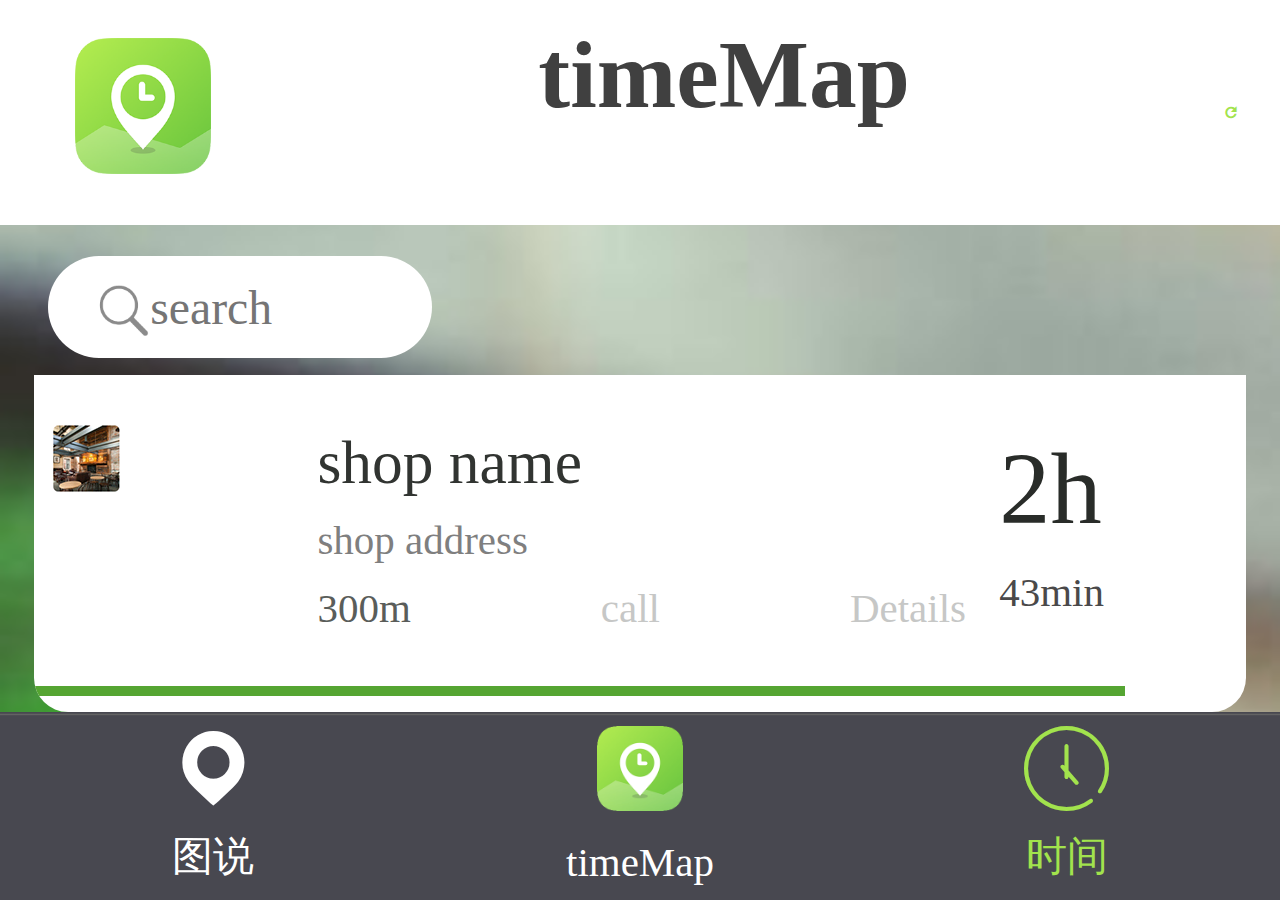
<file: html/index.html>
<!DOCTYPE html>
<html >
	<head>
		<meta charset="utf-8" />
		<title>timeMap</title>
		
		<link rel="shortcut icon" href="../img/logo.ico"/>
		<meta  name="viewport" content="width=device-width,initial-scale=1.0"/>
		<!--<script type="text/javascript" src="../js/tools.js"></script>-->
		<script type="text/javascript" src="../jQuery/jquery-1.12.4.js"></script>
		<script src="../jQuery/jquery.cookie.js"></script>
		<script type="text/javascript" src="../js/bootstrap.min.js"></script>
		
		 <script src="http://webapi.amap.com/maps?v=1.3&key=72904ad64ce73bc933f2e98ad8b277c9"></script>
		<link rel="stylesheet" href="../css/bootstrap.css" />
		<link rel="stylesheet" href="../css/base.css" />
		<link rel="stylesheet" href="../css/index.css" />
		<link rel="stylesheet" href="../Iconfont/iconfont.css" />

	</head>
	<body>
		<!--header-->
		<header>
			<h1><img src="../img/logo.png"/></h1>
			<p>timeMap</p>
			<i class="iconfont icon-refresh"></i>
		</header>
		<div id="mapContainer" style="display: none;"></div>
		<!--<div id="panel" style="width: 100%;height: 100px;"></div>-->
		<div id="search">
			<form>
				<input type="text" placeholder="search" id="searchTex"  ng-model="keyword"/>
				<img src="../img/search.png" />
				
			</form>
		</div>
		<section>
			<ul id="lis">
				<li>
					<div class="shop_Info">
						<div class="picShow">
							<a href="#"><img src="../img/picShow1.jpg" /></a>
						</div>
						<div class="specific_info">
							<p class="shop_name">shop name</p>
							<p class="shop_addr">shop address</p>
							<p class="contact"><span class="distance"><span>300</span>m</span><a href="#" class="tel btn-default" data-toggle="tooltip" data-placement="top" title>call</a><a href="javascript:void(0)" class="more">Details<i class="iconfont icon-more"></i></a></p>
						</div>
					</div>
					<div class="restTime">
						<p class="hours"><span class="hNum">2</span >h</p>
						<p class="minu"><span class="mNum">43</span>min</p>
					</div>
					<div class="process_border"></div>
				
				</li>
				
			</ul>
		</section>
		<!--search-->
		
		<footer>
			<ul>
				<li>
					<a href="myMap.html"><i class="iconfont icon-iconmap"></i><span>图说</span></a>
				</li>
			</ul>
			<ul id="mainUl">
				<li>
					<a href="javascript:void(0)"><img src="../img/logo.gif"/><span>timeMap</span></a>
				</li>
			</ul>
			<ul>
				<li>
					<a href="time.html"><i class="iconfont icon-clock"></i><span>时间</span></a>
					
				</li>
			</ul>
		</footer>
	</body>
	<!--<script>
		document.documentElement.style.fontSize = document.documentElement.clientWidth / 3.75 +"px";
	</script>-->
		
	<script type="text/javascript" src="../js/index.js"></script>
	
</html>
</file>
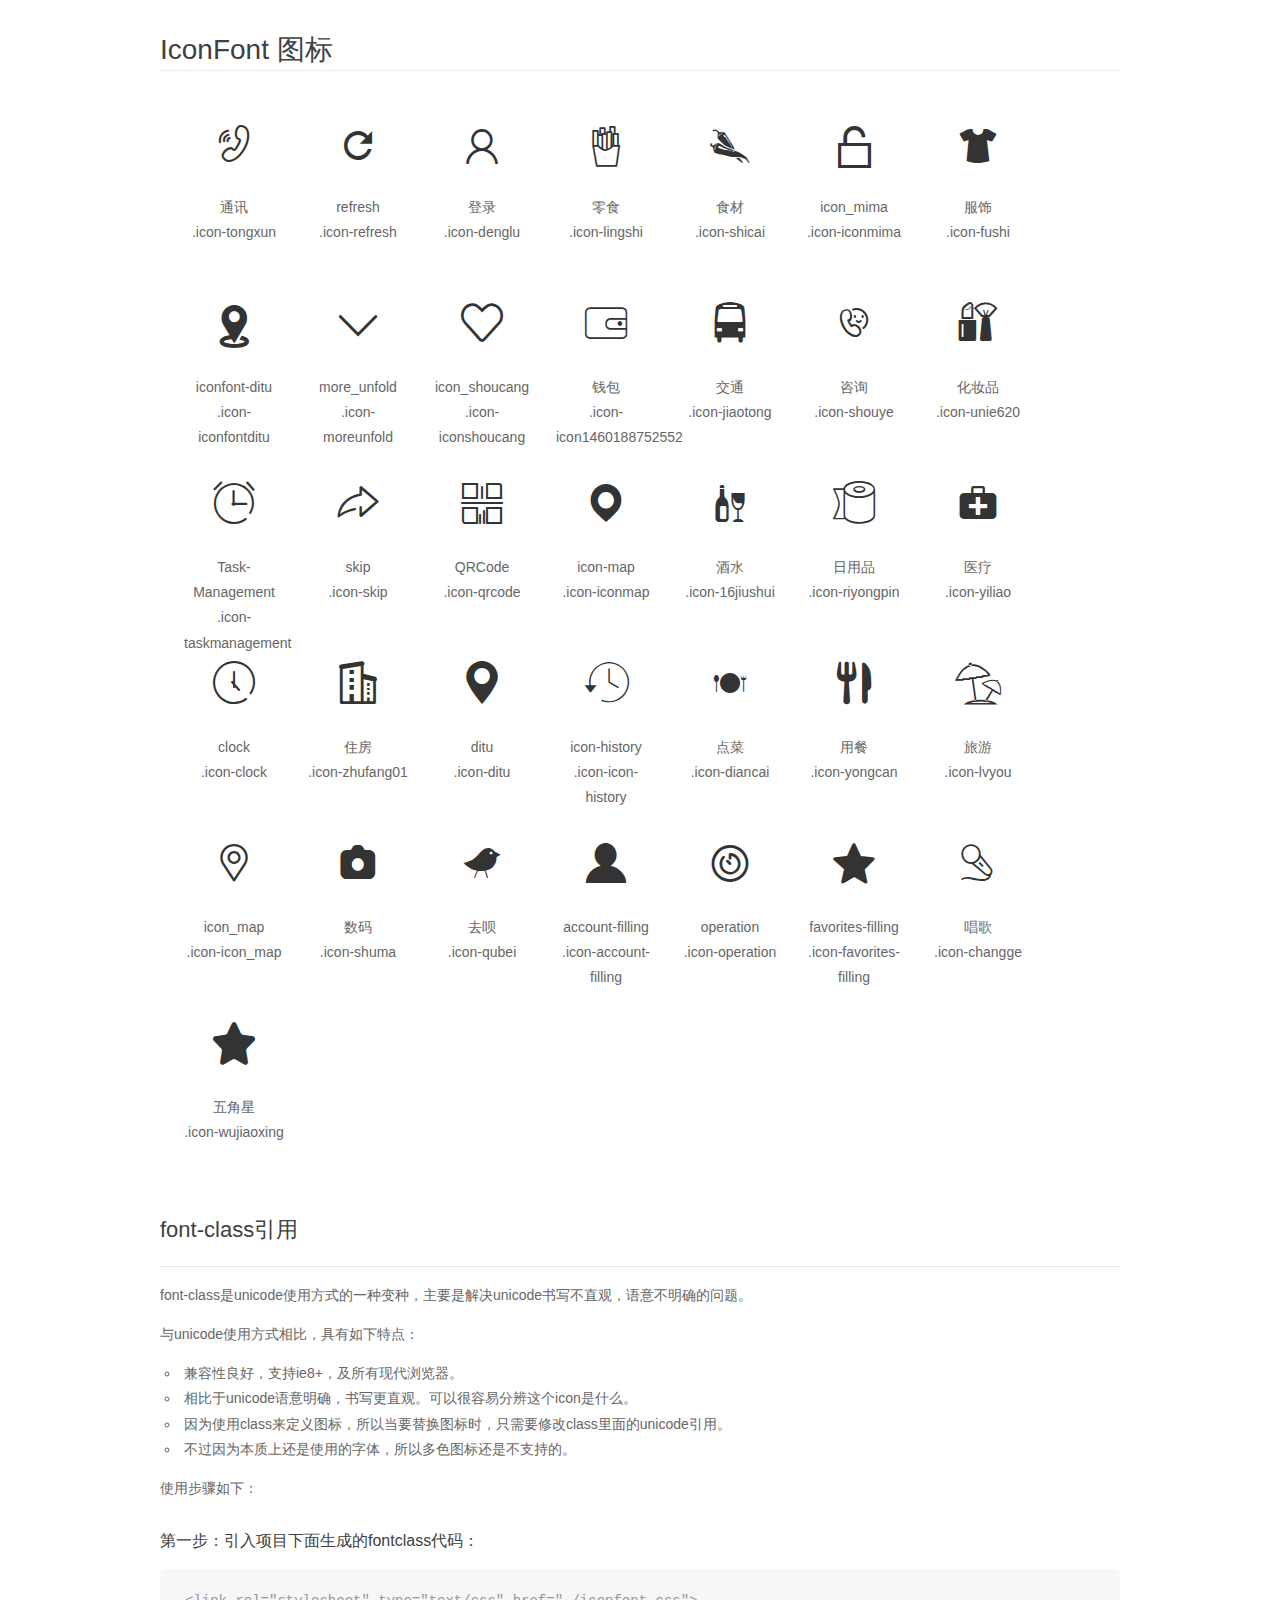
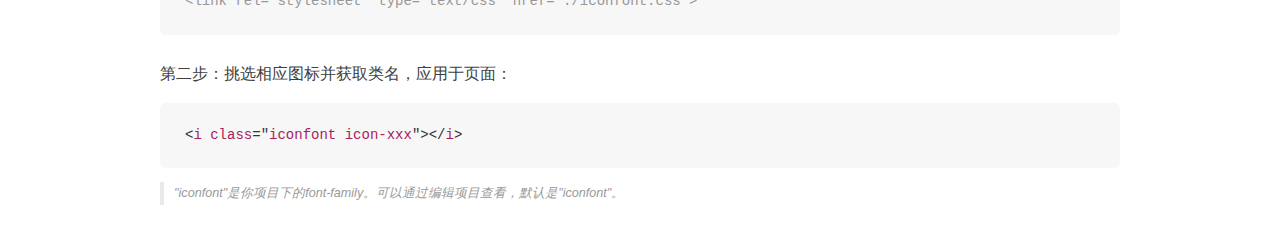
<file: Iconfont/demo_fontclass.html>
<!DOCTYPE html>
<html>
<head>
    <meta charset="utf-8"/>
    <title>IconFont</title>
    <link rel="stylesheet" href="demo.css">
    <link rel="stylesheet" href="iconfont.css">
</head>
<body>
    <div class="main markdown">
        <h1>IconFont 图标</h1>
        <ul class="icon_lists clear">
            
                <li>
                <i class="icon iconfont icon-tongxun"></i>
                    <div class="name">通讯</div>
                    <div class="fontclass">.icon-tongxun</div>
                </li>
            
                <li>
                <i class="icon iconfont icon-refresh"></i>
                    <div class="name">refresh</div>
                    <div class="fontclass">.icon-refresh</div>
                </li>
            
                <li>
                <i class="icon iconfont icon-denglu"></i>
                    <div class="name">登录</div>
                    <div class="fontclass">.icon-denglu</div>
                </li>
            
                <li>
                <i class="icon iconfont icon-lingshi"></i>
                    <div class="name">零食</div>
                    <div class="fontclass">.icon-lingshi</div>
                </li>
            
                <li>
                <i class="icon iconfont icon-shicai"></i>
                    <div class="name">食材</div>
                    <div class="fontclass">.icon-shicai</div>
                </li>
            
                <li>
                <i class="icon iconfont icon-iconmima"></i>
                    <div class="name">icon_mima</div>
                    <div class="fontclass">.icon-iconmima</div>
                </li>
            
                <li>
                <i class="icon iconfont icon-fushi"></i>
                    <div class="name">服饰</div>
                    <div class="fontclass">.icon-fushi</div>
                </li>
            
                <li>
                <i class="icon iconfont icon-iconfontditu"></i>
                    <div class="name">iconfont-ditu</div>
                    <div class="fontclass">.icon-iconfontditu</div>
                </li>
            
                <li>
                <i class="icon iconfont icon-moreunfold"></i>
                    <div class="name">more_unfold</div>
                    <div class="fontclass">.icon-moreunfold</div>
                </li>
            
                <li>
                <i class="icon iconfont icon-iconshoucang"></i>
                    <div class="name">icon_shoucang</div>
                    <div class="fontclass">.icon-iconshoucang</div>
                </li>
            
                <li>
                <i class="icon iconfont icon-icon1460188752552"></i>
                    <div class="name">钱包</div>
                    <div class="fontclass">.icon-icon1460188752552</div>
                </li>
            
                <li>
                <i class="icon iconfont icon-jiaotong"></i>
                    <div class="name">交通</div>
                    <div class="fontclass">.icon-jiaotong</div>
                </li>
            
                <li>
                <i class="icon iconfont icon-shouye"></i>
                    <div class="name">咨询</div>
                    <div class="fontclass">.icon-shouye</div>
                </li>
            
                <li>
                <i class="icon iconfont icon-unie620"></i>
                    <div class="name">化妆品</div>
                    <div class="fontclass">.icon-unie620</div>
                </li>
            
                <li>
                <i class="icon iconfont icon-taskmanagement"></i>
                    <div class="name">Task-Management</div>
                    <div class="fontclass">.icon-taskmanagement</div>
                </li>
            
                <li>
                <i class="icon iconfont icon-skip"></i>
                    <div class="name">skip</div>
                    <div class="fontclass">.icon-skip</div>
                </li>
            
                <li>
                <i class="icon iconfont icon-qrcode"></i>
                    <div class="name">QRCode</div>
                    <div class="fontclass">.icon-qrcode</div>
                </li>
            
                <li>
                <i class="icon iconfont icon-iconmap"></i>
                    <div class="name">icon-map</div>
                    <div class="fontclass">.icon-iconmap</div>
                </li>
            
                <li>
                <i class="icon iconfont icon-16jiushui"></i>
                    <div class="name">酒水</div>
                    <div class="fontclass">.icon-16jiushui</div>
                </li>
            
                <li>
                <i class="icon iconfont icon-riyongpin"></i>
                    <div class="name">日用品</div>
                    <div class="fontclass">.icon-riyongpin</div>
                </li>
            
                <li>
                <i class="icon iconfont icon-yiliao"></i>
                    <div class="name">医疗</div>
                    <div class="fontclass">.icon-yiliao</div>
                </li>
            
                <li>
                <i class="icon iconfont icon-clock"></i>
                    <div class="name">clock</div>
                    <div class="fontclass">.icon-clock</div>
                </li>
            
                <li>
                <i class="icon iconfont icon-zhufang01"></i>
                    <div class="name">住房</div>
                    <div class="fontclass">.icon-zhufang01</div>
                </li>
            
                <li>
                <i class="icon iconfont icon-ditu"></i>
                    <div class="name">ditu</div>
                    <div class="fontclass">.icon-ditu</div>
                </li>
            
                <li>
                <i class="icon iconfont icon-icon-history"></i>
                    <div class="name">icon-history</div>
                    <div class="fontclass">.icon-icon-history</div>
                </li>
            
                <li>
                <i class="icon iconfont icon-diancai"></i>
                    <div class="name">点菜</div>
                    <div class="fontclass">.icon-diancai</div>
                </li>
            
                <li>
                <i class="icon iconfont icon-yongcan"></i>
                    <div class="name">用餐</div>
                    <div class="fontclass">.icon-yongcan</div>
                </li>
            
                <li>
                <i class="icon iconfont icon-lvyou"></i>
                    <div class="name">旅游</div>
                    <div class="fontclass">.icon-lvyou</div>
                </li>
            
                <li>
                <i class="icon iconfont icon-icon_map"></i>
                    <div class="name">icon_map</div>
                    <div class="fontclass">.icon-icon_map</div>
                </li>
            
                <li>
                <i class="icon iconfont icon-shuma"></i>
                    <div class="name">数码 </div>
                    <div class="fontclass">.icon-shuma</div>
                </li>
            
                <li>
                <i class="icon iconfont icon-qubei"></i>
                    <div class="name">去呗</div>
                    <div class="fontclass">.icon-qubei</div>
                </li>
            
                <li>
                <i class="icon iconfont icon-account-filling"></i>
                    <div class="name">account-filling</div>
                    <div class="fontclass">.icon-account-filling</div>
                </li>
            
                <li>
                <i class="icon iconfont icon-operation"></i>
                    <div class="name">operation</div>
                    <div class="fontclass">.icon-operation</div>
                </li>
            
                <li>
                <i class="icon iconfont icon-favorites-filling"></i>
                    <div class="name">favorites-filling</div>
                    <div class="fontclass">.icon-favorites-filling</div>
                </li>
            
                <li>
                <i class="icon iconfont icon-changge"></i>
                    <div class="name"> 唱歌</div>
                    <div class="fontclass">.icon-changge</div>
                </li>
            
                <li>
                <i class="icon iconfont icon-wujiaoxing"></i>
                    <div class="name">五角星</div>
                    <div class="fontclass">.icon-wujiaoxing</div>
                </li>
            
        </ul>

        <h2 id="font-class-">font-class引用</h2>
        <hr>

        <p>font-class是unicode使用方式的一种变种，主要是解决unicode书写不直观，语意不明确的问题。</p>
        <p>与unicode使用方式相比，具有如下特点：</p>
        <ul>
        <li>兼容性良好，支持ie8+，及所有现代浏览器。</li>
        <li>相比于unicode语意明确，书写更直观。可以很容易分辨这个icon是什么。</li>
        <li>因为使用class来定义图标，所以当要替换图标时，只需要修改class里面的unicode引用。</li>
        <li>不过因为本质上还是使用的字体，所以多色图标还是不支持的。</li>
        </ul>
        <p>使用步骤如下：</p>
        <h3 id="-fontclass-">第一步：引入项目下面生成的fontclass代码：</h3>


        <pre><code class="lang-js hljs javascript"><span class="hljs-comment">&lt;link rel="stylesheet" type="text/css" href="./iconfont.css"&gt;</span></code></pre>
        <h3 id="-">第二步：挑选相应图标并获取类名，应用于页面：</h3>
        <pre><code class="lang-css hljs">&lt;<span class="hljs-selector-tag">i</span> <span class="hljs-selector-tag">class</span>="<span class="hljs-selector-tag">iconfont</span> <span class="hljs-selector-tag">icon-xxx</span>"&gt;&lt;/<span class="hljs-selector-tag">i</span>&gt;</code></pre>
        <blockquote>
        <p>"iconfont"是你项目下的font-family。可以通过编辑项目查看，默认是"iconfont"。</p>
        </blockquote>
    </div>
</body>
</html>
</file>
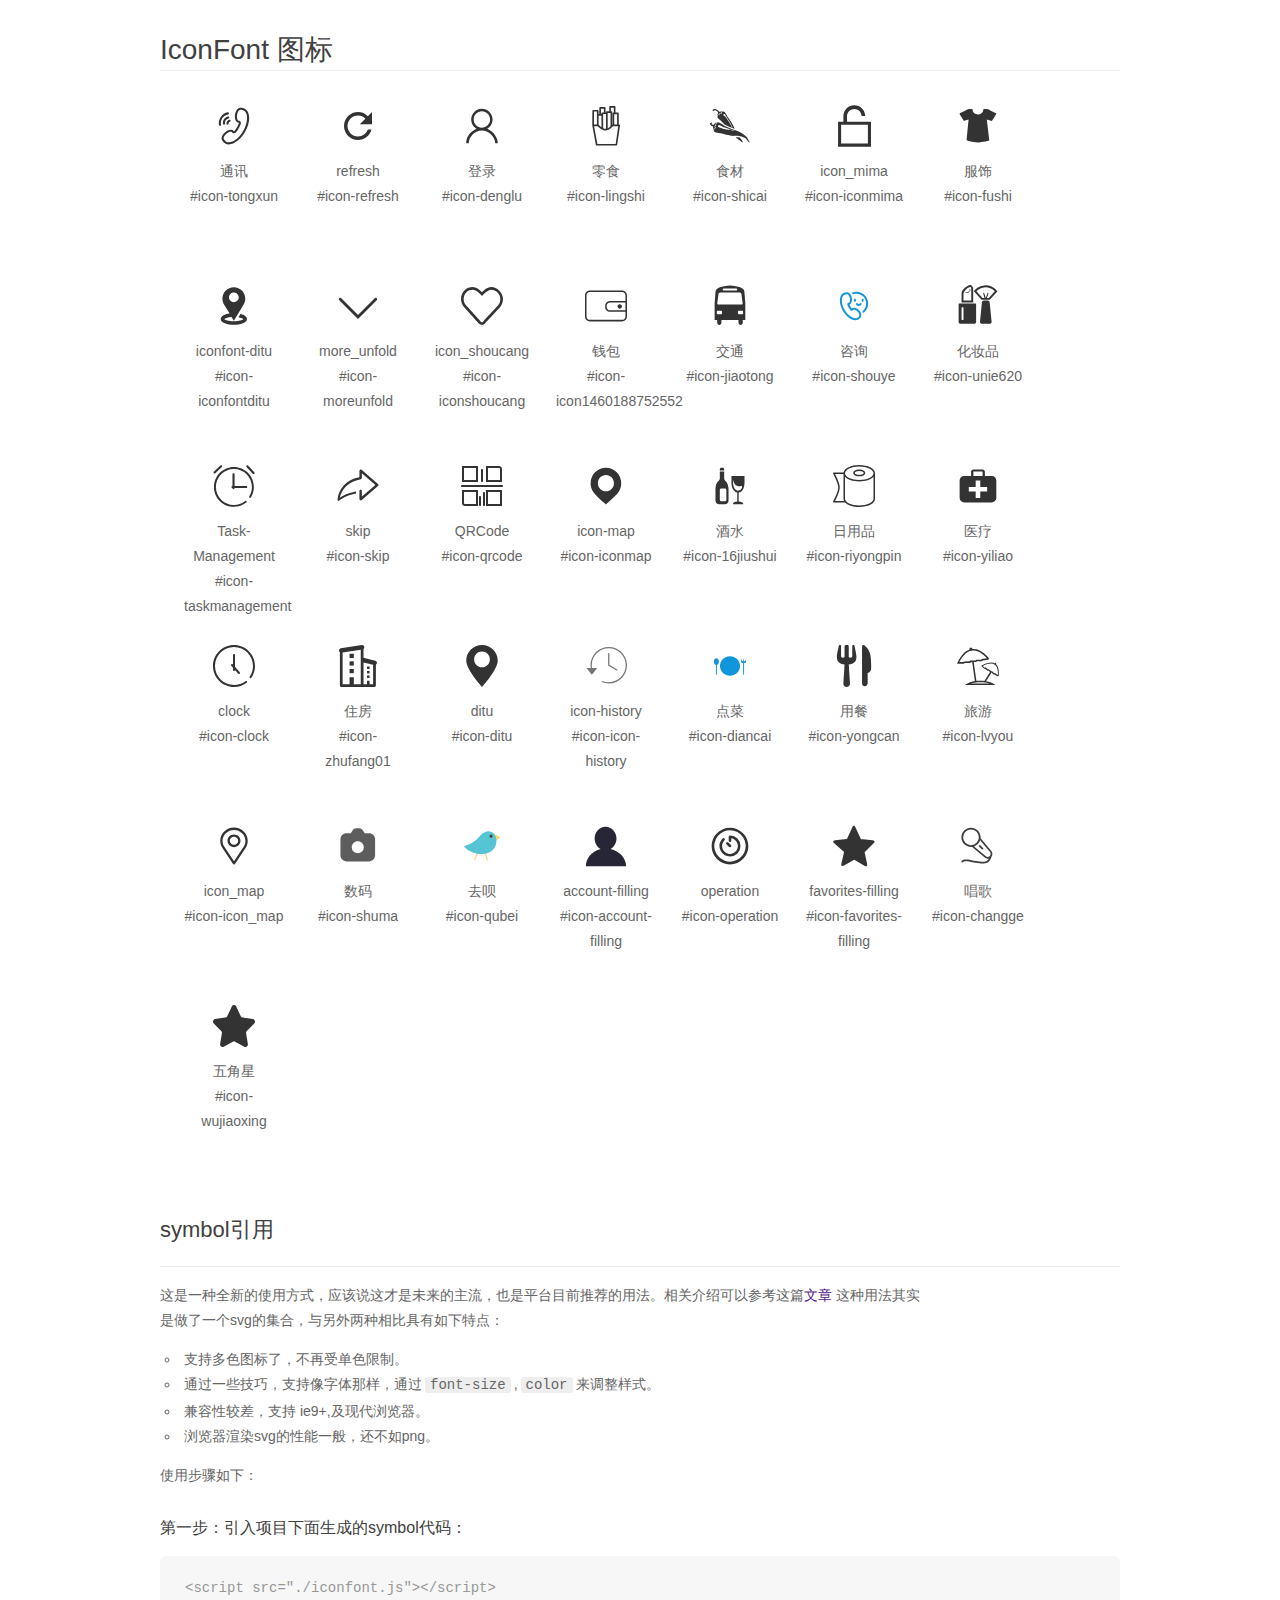
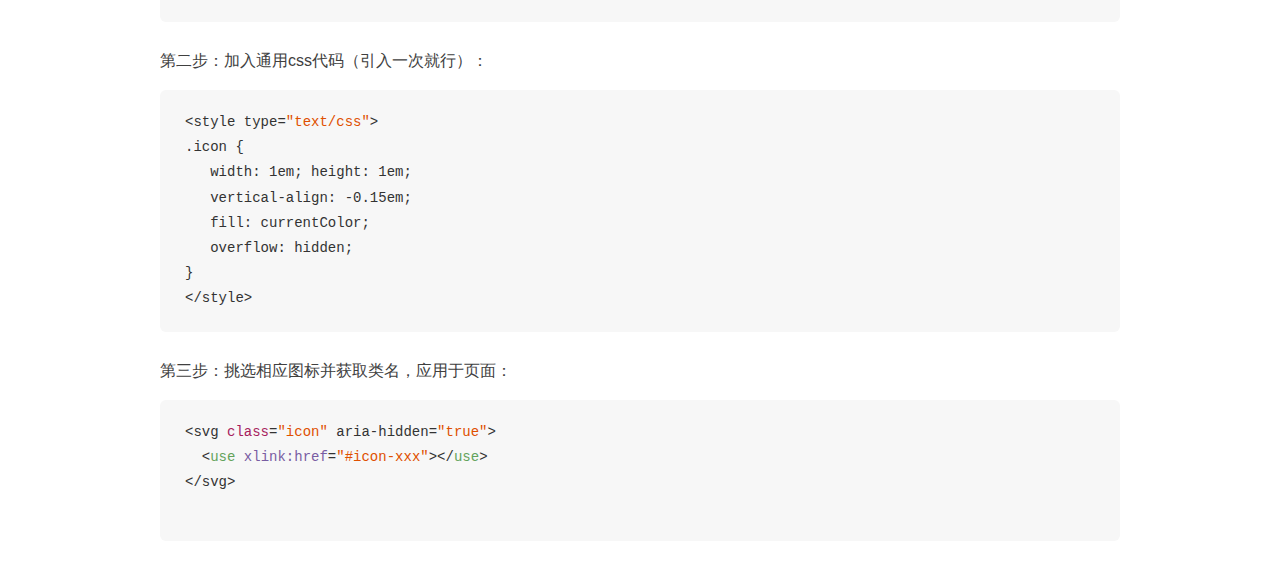
<file: Iconfont/demo_symbol.html>
<!DOCTYPE html>
<html>
<head>
    <meta charset="utf-8"/>
    <title>IconFont</title>
    <link rel="stylesheet" href="demo.css">
    <script src="iconfont.js"></script>

    <style type="text/css">
        .icon {
          /* 通过设置 font-size 来改变图标大小 */
          width: 1em; height: 1em;
          /* 图标和文字相邻时，垂直对齐 */
          vertical-align: -0.15em;
          /* 通过设置 color 来改变 SVG 的颜色/fill */
          fill: currentColor;
          /* path 和 stroke 溢出 viewBox 部分在 IE 下会显示
             normalize.css 中也包含这行 */
          overflow: hidden;
        }

    </style>
</head>
<body>
    <div class="main markdown">
        <h1>IconFont 图标</h1>
        <ul class="icon_lists clear">
            
                <li>
                    <svg class="icon" aria-hidden="true">
                        <use xlink:href="#icon-tongxun"></use>
                    </svg>
                    <div class="name">通讯</div>
                    <div class="fontclass">#icon-tongxun</div>
                </li>
            
                <li>
                    <svg class="icon" aria-hidden="true">
                        <use xlink:href="#icon-refresh"></use>
                    </svg>
                    <div class="name">refresh</div>
                    <div class="fontclass">#icon-refresh</div>
                </li>
            
                <li>
                    <svg class="icon" aria-hidden="true">
                        <use xlink:href="#icon-denglu"></use>
                    </svg>
                    <div class="name">登录</div>
                    <div class="fontclass">#icon-denglu</div>
                </li>
            
                <li>
                    <svg class="icon" aria-hidden="true">
                        <use xlink:href="#icon-lingshi"></use>
                    </svg>
                    <div class="name">零食</div>
                    <div class="fontclass">#icon-lingshi</div>
                </li>
            
                <li>
                    <svg class="icon" aria-hidden="true">
                        <use xlink:href="#icon-shicai"></use>
                    </svg>
                    <div class="name">食材</div>
                    <div class="fontclass">#icon-shicai</div>
                </li>
            
                <li>
                    <svg class="icon" aria-hidden="true">
                        <use xlink:href="#icon-iconmima"></use>
                    </svg>
                    <div class="name">icon_mima</div>
                    <div class="fontclass">#icon-iconmima</div>
                </li>
            
                <li>
                    <svg class="icon" aria-hidden="true">
                        <use xlink:href="#icon-fushi"></use>
                    </svg>
                    <div class="name">服饰</div>
                    <div class="fontclass">#icon-fushi</div>
                </li>
            
                <li>
                    <svg class="icon" aria-hidden="true">
                        <use xlink:href="#icon-iconfontditu"></use>
                    </svg>
                    <div class="name">iconfont-ditu</div>
                    <div class="fontclass">#icon-iconfontditu</div>
                </li>
            
                <li>
                    <svg class="icon" aria-hidden="true">
                        <use xlink:href="#icon-moreunfold"></use>
                    </svg>
                    <div class="name">more_unfold</div>
                    <div class="fontclass">#icon-moreunfold</div>
                </li>
            
                <li>
                    <svg class="icon" aria-hidden="true">
                        <use xlink:href="#icon-iconshoucang"></use>
                    </svg>
                    <div class="name">icon_shoucang</div>
                    <div class="fontclass">#icon-iconshoucang</div>
                </li>
            
                <li>
                    <svg class="icon" aria-hidden="true">
                        <use xlink:href="#icon-icon1460188752552"></use>
                    </svg>
                    <div class="name">钱包</div>
                    <div class="fontclass">#icon-icon1460188752552</div>
                </li>
            
                <li>
                    <svg class="icon" aria-hidden="true">
                        <use xlink:href="#icon-jiaotong"></use>
                    </svg>
                    <div class="name">交通</div>
                    <div class="fontclass">#icon-jiaotong</div>
                </li>
            
                <li>
                    <svg class="icon" aria-hidden="true">
                        <use xlink:href="#icon-shouye"></use>
                    </svg>
                    <div class="name">咨询</div>
                    <div class="fontclass">#icon-shouye</div>
                </li>
            
                <li>
                    <svg class="icon" aria-hidden="true">
                        <use xlink:href="#icon-unie620"></use>
                    </svg>
                    <div class="name">化妆品</div>
                    <div class="fontclass">#icon-unie620</div>
                </li>
            
                <li>
                    <svg class="icon" aria-hidden="true">
                        <use xlink:href="#icon-taskmanagement"></use>
                    </svg>
                    <div class="name">Task-Management</div>
                    <div class="fontclass">#icon-taskmanagement</div>
                </li>
            
                <li>
                    <svg class="icon" aria-hidden="true">
                        <use xlink:href="#icon-skip"></use>
                    </svg>
                    <div class="name">skip</div>
                    <div class="fontclass">#icon-skip</div>
                </li>
            
                <li>
                    <svg class="icon" aria-hidden="true">
                        <use xlink:href="#icon-qrcode"></use>
                    </svg>
                    <div class="name">QRCode</div>
                    <div class="fontclass">#icon-qrcode</div>
                </li>
            
                <li>
                    <svg class="icon" aria-hidden="true">
                        <use xlink:href="#icon-iconmap"></use>
                    </svg>
                    <div class="name">icon-map</div>
                    <div class="fontclass">#icon-iconmap</div>
                </li>
            
                <li>
                    <svg class="icon" aria-hidden="true">
                        <use xlink:href="#icon-16jiushui"></use>
                    </svg>
                    <div class="name">酒水</div>
                    <div class="fontclass">#icon-16jiushui</div>
                </li>
            
                <li>
                    <svg class="icon" aria-hidden="true">
                        <use xlink:href="#icon-riyongpin"></use>
                    </svg>
                    <div class="name">日用品</div>
                    <div class="fontclass">#icon-riyongpin</div>
                </li>
            
                <li>
                    <svg class="icon" aria-hidden="true">
                        <use xlink:href="#icon-yiliao"></use>
                    </svg>
                    <div class="name">医疗</div>
                    <div class="fontclass">#icon-yiliao</div>
                </li>
            
                <li>
                    <svg class="icon" aria-hidden="true">
                        <use xlink:href="#icon-clock"></use>
                    </svg>
                    <div class="name">clock</div>
                    <div class="fontclass">#icon-clock</div>
                </li>
            
                <li>
                    <svg class="icon" aria-hidden="true">
                        <use xlink:href="#icon-zhufang01"></use>
                    </svg>
                    <div class="name">住房</div>
                    <div class="fontclass">#icon-zhufang01</div>
                </li>
            
                <li>
                    <svg class="icon" aria-hidden="true">
                        <use xlink:href="#icon-ditu"></use>
                    </svg>
                    <div class="name">ditu</div>
                    <div class="fontclass">#icon-ditu</div>
                </li>
            
                <li>
                    <svg class="icon" aria-hidden="true">
                        <use xlink:href="#icon-icon-history"></use>
                    </svg>
                    <div class="name">icon-history</div>
                    <div class="fontclass">#icon-icon-history</div>
                </li>
            
                <li>
                    <svg class="icon" aria-hidden="true">
                        <use xlink:href="#icon-diancai"></use>
                    </svg>
                    <div class="name">点菜</div>
                    <div class="fontclass">#icon-diancai</div>
                </li>
            
                <li>
                    <svg class="icon" aria-hidden="true">
                        <use xlink:href="#icon-yongcan"></use>
                    </svg>
                    <div class="name">用餐</div>
                    <div class="fontclass">#icon-yongcan</div>
                </li>
            
                <li>
                    <svg class="icon" aria-hidden="true">
                        <use xlink:href="#icon-lvyou"></use>
                    </svg>
                    <div class="name">旅游</div>
                    <div class="fontclass">#icon-lvyou</div>
                </li>
            
                <li>
                    <svg class="icon" aria-hidden="true">
                        <use xlink:href="#icon-icon_map"></use>
                    </svg>
                    <div class="name">icon_map</div>
                    <div class="fontclass">#icon-icon_map</div>
                </li>
            
                <li>
                    <svg class="icon" aria-hidden="true">
                        <use xlink:href="#icon-shuma"></use>
                    </svg>
                    <div class="name">数码 </div>
                    <div class="fontclass">#icon-shuma</div>
                </li>
            
                <li>
                    <svg class="icon" aria-hidden="true">
                        <use xlink:href="#icon-qubei"></use>
                    </svg>
                    <div class="name">去呗</div>
                    <div class="fontclass">#icon-qubei</div>
                </li>
            
                <li>
                    <svg class="icon" aria-hidden="true">
                        <use xlink:href="#icon-account-filling"></use>
                    </svg>
                    <div class="name">account-filling</div>
                    <div class="fontclass">#icon-account-filling</div>
                </li>
            
                <li>
                    <svg class="icon" aria-hidden="true">
                        <use xlink:href="#icon-operation"></use>
                    </svg>
                    <div class="name">operation</div>
                    <div class="fontclass">#icon-operation</div>
                </li>
            
                <li>
                    <svg class="icon" aria-hidden="true">
                        <use xlink:href="#icon-favorites-filling"></use>
                    </svg>
                    <div class="name">favorites-filling</div>
                    <div class="fontclass">#icon-favorites-filling</div>
                </li>
            
                <li>
                    <svg class="icon" aria-hidden="true">
                        <use xlink:href="#icon-changge"></use>
                    </svg>
                    <div class="name"> 唱歌</div>
                    <div class="fontclass">#icon-changge</div>
                </li>
            
                <li>
                    <svg class="icon" aria-hidden="true">
                        <use xlink:href="#icon-wujiaoxing"></use>
                    </svg>
                    <div class="name">五角星</div>
                    <div class="fontclass">#icon-wujiaoxing</div>
                </li>
            
        </ul>


        <h2 id="symbol-">symbol引用</h2>
        <hr>

        <p>这是一种全新的使用方式，应该说这才是未来的主流，也是平台目前推荐的用法。相关介绍可以参考这篇<a href="">文章</a>
        这种用法其实是做了一个svg的集合，与另外两种相比具有如下特点：</p>
        <ul>
          <li>支持多色图标了，不再受单色限制。</li>
          <li>通过一些技巧，支持像字体那样，通过<code>font-size</code>,<code>color</code>来调整样式。</li>
          <li>兼容性较差，支持 ie9+,及现代浏览器。</li>
          <li>浏览器渲染svg的性能一般，还不如png。</li>
        </ul>
        <p>使用步骤如下：</p>
        <h3 id="-symbol-">第一步：引入项目下面生成的symbol代码：</h3>
        <pre><code class="lang-js hljs javascript"><span class="hljs-comment">&lt;script src="./iconfont.js"&gt;&lt;/script&gt;</span></code></pre>
        <h3 id="-css-">第二步：加入通用css代码（引入一次就行）：</h3>
        <pre><code class="lang-js hljs javascript">&lt;style type=<span class="hljs-string">"text/css"</span>&gt;
.icon {
   width: <span class="hljs-number">1</span>em; height: <span class="hljs-number">1</span>em;
   vertical-align: <span class="hljs-number">-0.15</span>em;
   fill: currentColor;
   overflow: hidden;
}
&lt;<span class="hljs-regexp">/style&gt;</span></code></pre>
        <h3 id="-">第三步：挑选相应图标并获取类名，应用于页面：</h3>
        <pre><code class="lang-js hljs javascript">&lt;svg <span class="hljs-class"><span class="hljs-keyword">class</span></span>=<span class="hljs-string">"icon"</span> aria-hidden=<span class="hljs-string">"true"</span>&gt;<span class="xml"><span class="hljs-tag">
  &lt;<span class="hljs-name">use</span> <span class="hljs-attr">xlink:href</span>=<span class="hljs-string">"#icon-xxx"</span>&gt;</span><span class="hljs-tag">&lt;/<span class="hljs-name">use</span>&gt;</span>
</span>&lt;<span class="hljs-regexp">/svg&gt;
        </span></code></pre>
    </div>
</body>
</html>
</file>
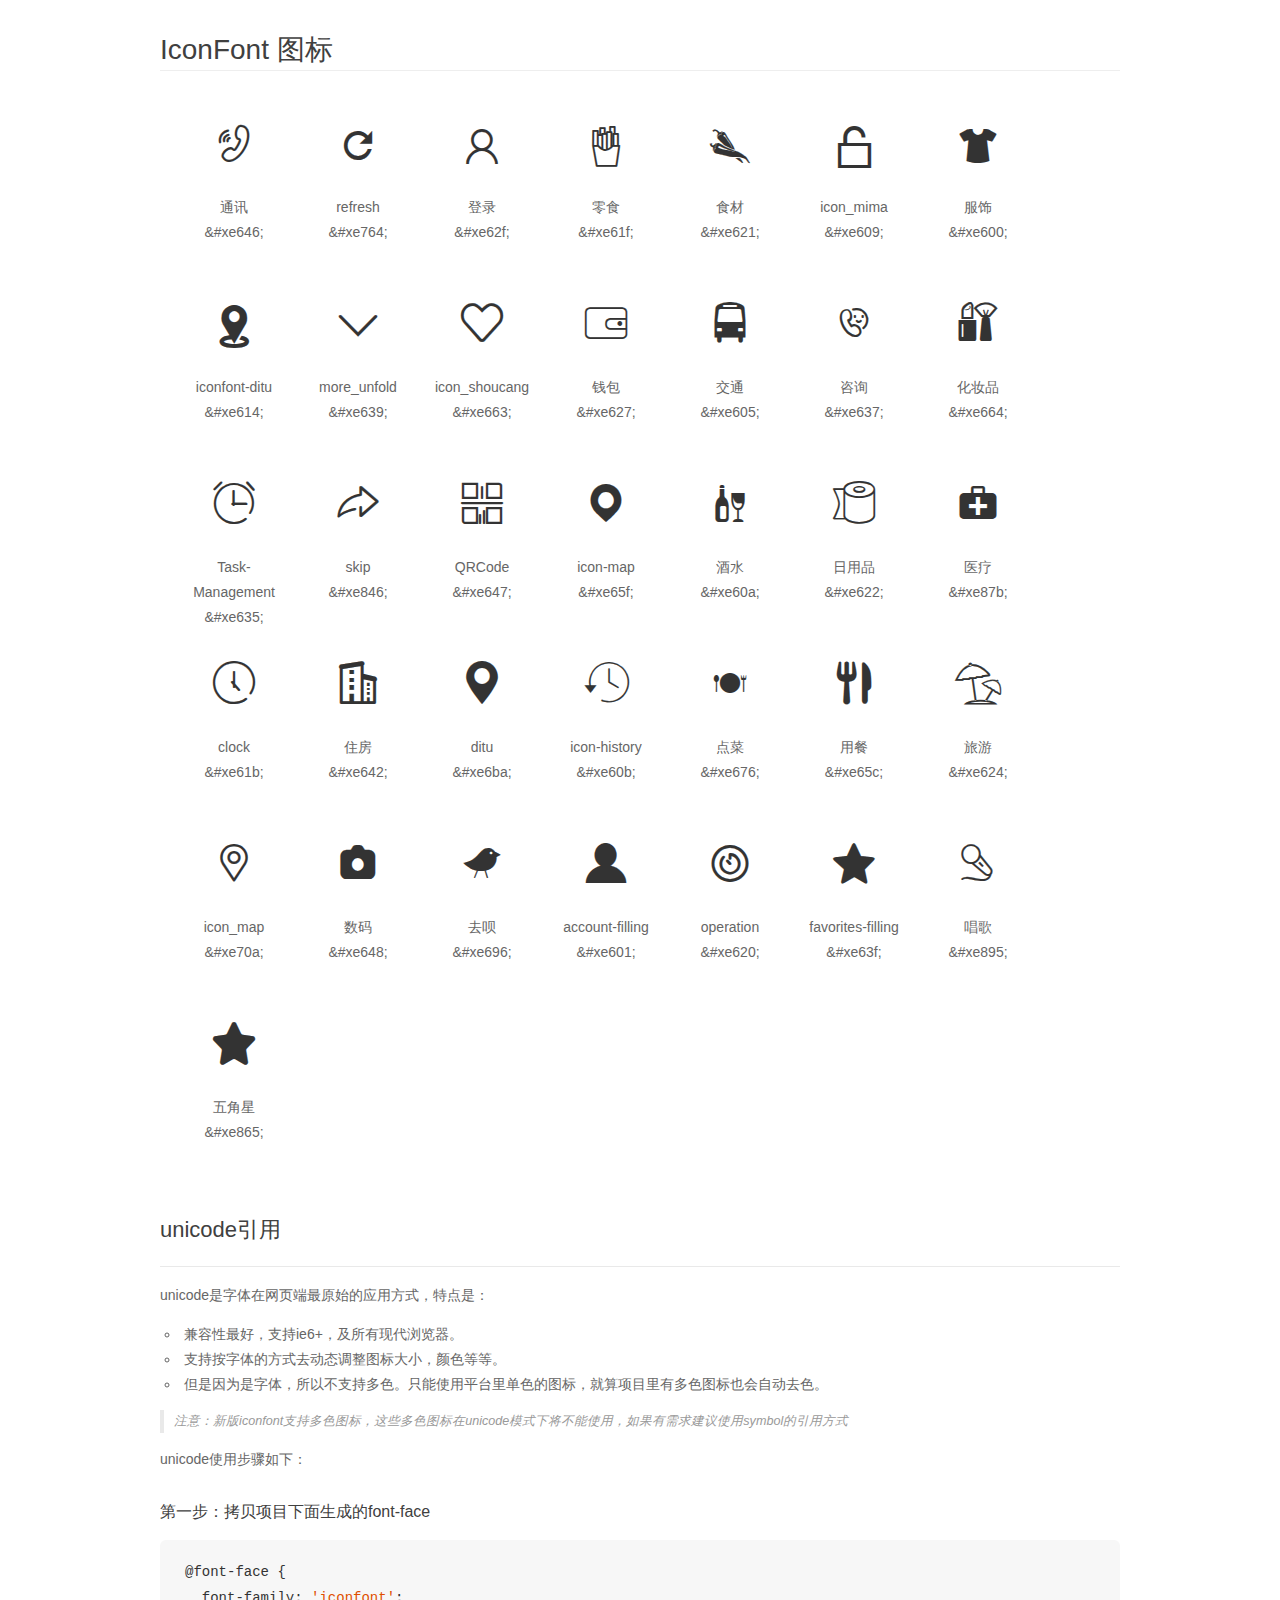
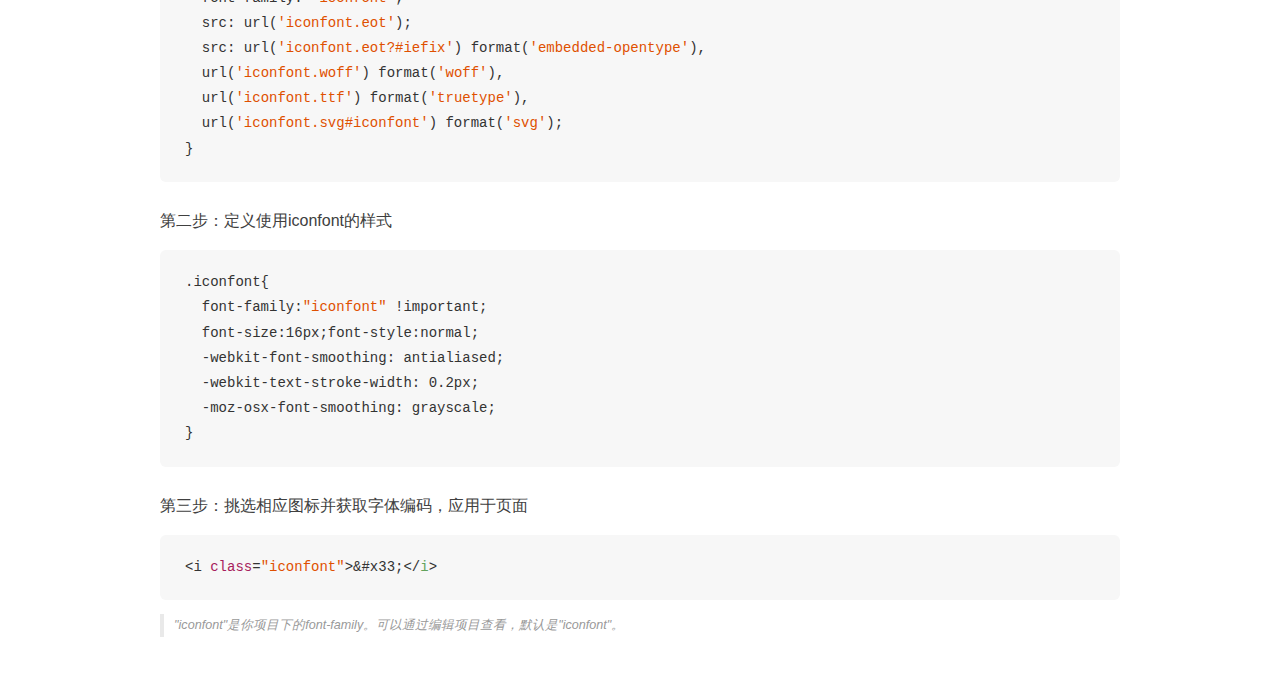
<file: Iconfont/demo_unicode.html>
<!DOCTYPE html>
<html>
<head>
    <meta charset="utf-8"/>
    <title>IconFont</title>
    <link rel="stylesheet" href="demo.css">

    <style type="text/css">

        @font-face {font-family: "iconfont";
          src: url('iconfont.eot'); /* IE9*/
          src: url('iconfont.eot#iefix') format('embedded-opentype'), /* IE6-IE8 */
          url('iconfont.woff') format('woff'), /* chrome, firefox */
          url('iconfont.ttf') format('truetype'), /* chrome, firefox, opera, Safari, Android, iOS 4.2+*/
          url('iconfont.svg#iconfont') format('svg'); /* iOS 4.1- */
        }

        .iconfont {
          font-family:"iconfont" !important;
          font-size:16px;
          font-style:normal;
          -webkit-font-smoothing: antialiased;
          -webkit-text-stroke-width: 0.2px;
          -moz-osx-font-smoothing: grayscale;
        }

    </style>
</head>
<body>
    <div class="main markdown">
        <h1>IconFont 图标</h1>
        <ul class="icon_lists clear">
            
                <li>
                <i class="icon iconfont">&#xe646;</i>
                    <div class="name">通讯</div>
                    <div class="code">&amp;#xe646;</div>
                </li>
            
                <li>
                <i class="icon iconfont">&#xe764;</i>
                    <div class="name">refresh</div>
                    <div class="code">&amp;#xe764;</div>
                </li>
            
                <li>
                <i class="icon iconfont">&#xe62f;</i>
                    <div class="name">登录</div>
                    <div class="code">&amp;#xe62f;</div>
                </li>
            
                <li>
                <i class="icon iconfont">&#xe61f;</i>
                    <div class="name">零食</div>
                    <div class="code">&amp;#xe61f;</div>
                </li>
            
                <li>
                <i class="icon iconfont">&#xe621;</i>
                    <div class="name">食材</div>
                    <div class="code">&amp;#xe621;</div>
                </li>
            
                <li>
                <i class="icon iconfont">&#xe609;</i>
                    <div class="name">icon_mima</div>
                    <div class="code">&amp;#xe609;</div>
                </li>
            
                <li>
                <i class="icon iconfont">&#xe600;</i>
                    <div class="name">服饰</div>
                    <div class="code">&amp;#xe600;</div>
                </li>
            
                <li>
                <i class="icon iconfont">&#xe614;</i>
                    <div class="name">iconfont-ditu</div>
                    <div class="code">&amp;#xe614;</div>
                </li>
            
                <li>
                <i class="icon iconfont">&#xe639;</i>
                    <div class="name">more_unfold</div>
                    <div class="code">&amp;#xe639;</div>
                </li>
            
                <li>
                <i class="icon iconfont">&#xe663;</i>
                    <div class="name">icon_shoucang</div>
                    <div class="code">&amp;#xe663;</div>
                </li>
            
                <li>
                <i class="icon iconfont">&#xe627;</i>
                    <div class="name">钱包</div>
                    <div class="code">&amp;#xe627;</div>
                </li>
            
                <li>
                <i class="icon iconfont">&#xe605;</i>
                    <div class="name">交通</div>
                    <div class="code">&amp;#xe605;</div>
                </li>
            
                <li>
                <i class="icon iconfont">&#xe637;</i>
                    <div class="name">咨询</div>
                    <div class="code">&amp;#xe637;</div>
                </li>
            
                <li>
                <i class="icon iconfont">&#xe664;</i>
                    <div class="name">化妆品</div>
                    <div class="code">&amp;#xe664;</div>
                </li>
            
                <li>
                <i class="icon iconfont">&#xe635;</i>
                    <div class="name">Task-Management</div>
                    <div class="code">&amp;#xe635;</div>
                </li>
            
                <li>
                <i class="icon iconfont">&#xe846;</i>
                    <div class="name">skip</div>
                    <div class="code">&amp;#xe846;</div>
                </li>
            
                <li>
                <i class="icon iconfont">&#xe647;</i>
                    <div class="name">QRCode</div>
                    <div class="code">&amp;#xe647;</div>
                </li>
            
                <li>
                <i class="icon iconfont">&#xe65f;</i>
                    <div class="name">icon-map</div>
                    <div class="code">&amp;#xe65f;</div>
                </li>
            
                <li>
                <i class="icon iconfont">&#xe60a;</i>
                    <div class="name">酒水</div>
                    <div class="code">&amp;#xe60a;</div>
                </li>
            
                <li>
                <i class="icon iconfont">&#xe622;</i>
                    <div class="name">日用品</div>
                    <div class="code">&amp;#xe622;</div>
                </li>
            
                <li>
                <i class="icon iconfont">&#xe87b;</i>
                    <div class="name">医疗</div>
                    <div class="code">&amp;#xe87b;</div>
                </li>
            
                <li>
                <i class="icon iconfont">&#xe61b;</i>
                    <div class="name">clock</div>
                    <div class="code">&amp;#xe61b;</div>
                </li>
            
                <li>
                <i class="icon iconfont">&#xe642;</i>
                    <div class="name">住房</div>
                    <div class="code">&amp;#xe642;</div>
                </li>
            
                <li>
                <i class="icon iconfont">&#xe6ba;</i>
                    <div class="name">ditu</div>
                    <div class="code">&amp;#xe6ba;</div>
                </li>
            
                <li>
                <i class="icon iconfont">&#xe60b;</i>
                    <div class="name">icon-history</div>
                    <div class="code">&amp;#xe60b;</div>
                </li>
            
                <li>
                <i class="icon iconfont">&#xe676;</i>
                    <div class="name">点菜</div>
                    <div class="code">&amp;#xe676;</div>
                </li>
            
                <li>
                <i class="icon iconfont">&#xe65c;</i>
                    <div class="name">用餐</div>
                    <div class="code">&amp;#xe65c;</div>
                </li>
            
                <li>
                <i class="icon iconfont">&#xe624;</i>
                    <div class="name">旅游</div>
                    <div class="code">&amp;#xe624;</div>
                </li>
            
                <li>
                <i class="icon iconfont">&#xe70a;</i>
                    <div class="name">icon_map</div>
                    <div class="code">&amp;#xe70a;</div>
                </li>
            
                <li>
                <i class="icon iconfont">&#xe648;</i>
                    <div class="name">数码 </div>
                    <div class="code">&amp;#xe648;</div>
                </li>
            
                <li>
                <i class="icon iconfont">&#xe696;</i>
                    <div class="name">去呗</div>
                    <div class="code">&amp;#xe696;</div>
                </li>
            
                <li>
                <i class="icon iconfont">&#xe601;</i>
                    <div class="name">account-filling</div>
                    <div class="code">&amp;#xe601;</div>
                </li>
            
                <li>
                <i class="icon iconfont">&#xe620;</i>
                    <div class="name">operation</div>
                    <div class="code">&amp;#xe620;</div>
                </li>
            
                <li>
                <i class="icon iconfont">&#xe63f;</i>
                    <div class="name">favorites-filling</div>
                    <div class="code">&amp;#xe63f;</div>
                </li>
            
                <li>
                <i class="icon iconfont">&#xe895;</i>
                    <div class="name"> 唱歌</div>
                    <div class="code">&amp;#xe895;</div>
                </li>
            
                <li>
                <i class="icon iconfont">&#xe865;</i>
                    <div class="name">五角星</div>
                    <div class="code">&amp;#xe865;</div>
                </li>
            
        </ul>
        <h2 id="unicode-">unicode引用</h2>
        <hr>

        <p>unicode是字体在网页端最原始的应用方式，特点是：</p>
        <ul>
        <li>兼容性最好，支持ie6+，及所有现代浏览器。</li>
        <li>支持按字体的方式去动态调整图标大小，颜色等等。</li>
        <li>但是因为是字体，所以不支持多色。只能使用平台里单色的图标，就算项目里有多色图标也会自动去色。</li>
        </ul>
        <blockquote>
        <p>注意：新版iconfont支持多色图标，这些多色图标在unicode模式下将不能使用，如果有需求建议使用symbol的引用方式</p>
        </blockquote>
        <p>unicode使用步骤如下：</p>
        <h3 id="-font-face">第一步：拷贝项目下面生成的font-face</h3>
        <pre><code class="lang-js hljs javascript">@font-face {
  font-family: <span class="hljs-string">'iconfont'</span>;
  src: url(<span class="hljs-string">'iconfont.eot'</span>);
  src: url(<span class="hljs-string">'iconfont.eot?#iefix'</span>) format(<span class="hljs-string">'embedded-opentype'</span>),
  url(<span class="hljs-string">'iconfont.woff'</span>) format(<span class="hljs-string">'woff'</span>),
  url(<span class="hljs-string">'iconfont.ttf'</span>) format(<span class="hljs-string">'truetype'</span>),
  url(<span class="hljs-string">'iconfont.svg#iconfont'</span>) format(<span class="hljs-string">'svg'</span>);
}
</code></pre>
        <h3 id="-iconfont-">第二步：定义使用iconfont的样式</h3>
        <pre><code class="lang-js hljs javascript">.iconfont{
  font-family:<span class="hljs-string">"iconfont"</span> !important;
  font-size:<span class="hljs-number">16</span>px;font-style:normal;
  -webkit-font-smoothing: antialiased;
  -webkit-text-stroke-width: <span class="hljs-number">0.2</span>px;
  -moz-osx-font-smoothing: grayscale;
}
</code></pre>
        <h3 id="-">第三步：挑选相应图标并获取字体编码，应用于页面</h3>
        <pre><code class="lang-js hljs javascript">&lt;i <span class="hljs-class"><span class="hljs-keyword">class</span></span>=<span class="hljs-string">"iconfont"</span>&gt;&amp;#x33;<span class="xml"><span class="hljs-tag">&lt;/<span class="hljs-name">i</span>&gt;</span></span></code></pre>

        <blockquote>
        <p>"iconfont"是你项目下的font-family。可以通过编辑项目查看，默认是"iconfont"。</p>
        </blockquote>
    </div>


</body>
</html>
</file>
<file: css/base.css>
body,html,h1,h2,h3,h4,h5,h6,img,p,ul,li,form,input,dl,dd,dt{margin: 0;padding: 0;font-family: "微软雅黑";}
	body,html{height: 100%;}
	html{font-size: 100px;}
	html{background: #f8f3f7;}
	li{list-style: none;}
	img{border:none;}
	a{text-decoration: none;}
	
body{
	display: flex;
	flex-direction: column;
	font-size: 0.14rem;
	overflow: hidden;
	background: url(../img/bodybg.jpg) no-repeat;
	background-size: cover;
}

/*header*/
header{
	width: 100%;
	height: 0.66rem;
	display: flex;
	justify-content: space-around;
	background: #fff;
}
header h1{
	width:0.44rem ;
	height: 0.44rem;
	margin-left: 0.1rem;
	align-self: center;
}
header h1 img{
	width: 0.4rem;
	height: 0.4rem;
}
header p{
	font: bolder 0.28rem/0.44rem "微软雅黑";
	color:#404040;
	text-align: center;
	width: 2.45rem;
}
header i{
	font-size: 0.2rem;
	color: #A2E34D;
	font-weight: 600;
	line-height: 0.66rem;
	}
/*footer*/
footer{
	width: 100%;
	height: 0.55rem;
	background: #484850;
	display: flex;
	position: relative;
	/*border-top: 0.01rem solid #636363;*/
}
/*0.5像素边框*/
footer:before{
	content: "";
	background: #636363;
	display: block;
	position: absolute;
	left: 0;
	top: 0;
	width: 100%;
	height:0.01rem;
	transform-origin: left bottom;
	transform: scale(1,0.5);
}
 footer ul{
 	width: 100%;
	height: 0.55rem;
 	display: flex;
 	flex-direction: row;
	justify-content: space-around;
	align-items: center;
 }
 
footer ul li{
	width: 0.39rem;
	height: 100%;
	text-align: center;
	
}
footer ul li a{
	width: 0.39rem;
	height: 100%;
	display: block;
	line-height: 100%;
	color: white;
	display:flex;
	align-items: center;
	text-decoration: none;
	justify-content: space-around;
	flex-direction: column;
}
footer #mainUl li a img{
	height: 0.25rem;
	width: 0.25rem;
}
footer ul li a:focus{
	color: #a2e34d;
}

footer ul li a i{
	margin-top: 0.05rem;
	font-size: 0.25rem !important;
}
footer ul li a:focus i{
	color: #a2e34d!important;
}
footer ul li a span{
		font-size: 0.12rem;
		display: block;
}
</file>
<file: css/index.css>
/*search*/
#search{
	height: 0.44rem;
	position: relative;
	display: flex;
	justify-content: center;
	position: relative;
}
#search input{
	width:30%;
	height: 0.30rem;
	border-radius:0.15rem;
	border:0;
	outline: 0;
	padding:0 0.30rem;
	position: absolute;
	left: 0.14rem;
	top: 0.09rem;
	
}

	#search img{
	width: 0.2rem;
	height: 0.2rem;
	position: absolute;
	left:0.26rem ;
	top: 0.15rem;
	
	}
/*section内容显示区*/
section{
	flex: 1;
	background: #fff;
	margin: 0 0.1rem;
	border-radius:0rem 0rem 0.1rem 0.1rem;
	height: auto;
	overflow-y: auto;
}
/*每一个店铺的信息内容*/
section ul li{
	display: flex;
	justify-content: space-around;
	height: 0.94rem;
	position: relative;
	/*border-bottom: 0.03px solid #55A532;*/
}
/*店铺的信息*/
.shop_Info{
	width: 2.7rem;
	display: flex;
	justify-content: space-around;
	align-items: center;
}
/*店铺图片*/
.picShow{
	width: 0.75rem;
	height: 0.68rem;
	align-self: center;
	border-radius: 0.04rem;
}
.picShow img{
	width: 67px;
	height: 67px;
}
/*店铺具体信息*/
.specific_info{
	width: 1.9rem;
}
.shop_name{
	font-size: 0.18rem;
	color: #313431;
	line-height: 0.25rem;
}
.shop_addr{
	font-size: 0.12rem;
	color: #7F7F7F;
	line-height: 0.2rem;
	overflow: hidden;
	text-overflow: ellipsis;
	white-space: nowrap;
}
.contact{
	display: flex;
	justify-content: space-between;
	font-size: 0.12rem;
	color: #c6c7c6;
	line-height: 0.2rem;
	
}
.contact .distance{
	color: #5a5d5a;
	
}
.contact .tel,.contact .more{
	color: #c6c7c6;
}
/* .btn-default{
	color: #55A532!important;
	opacity: 0.8;
} */

/*店铺打烊时间信息*/
.restTime{
	width: 0.68rem;
	padding: 0.12rem 0;
}
/*小时*/
.restTime .hours{
	font-size: 0.3rem;
	color: #292c29;
}
/*分钟*/
.restTime .minu{
	font-size: 0.12rem;
	color: #4a494a;
}
/*进度条边框*/
.process_border{
	position: absolute;
	bottom: 0;
	left: 0;
	height: 0.03rem;
	width: 90%;
	background: #55A532;
	
}
.timeout{
	color:#c6c7c6 ;
	font-size:0.18rem;
	line-height:0.68rem;
	font-weight: bold;
}
footer ul:nth-child(3) li a{
	color:#a2e34d;
}
</file>
<file: Iconfont/iconfont.css>
@font-face {font-family: "iconfont";
  src: url('iconfont.eot?t=1491529344759'); /* IE9*/
  src: url('iconfont.eot?t=1491529344759#iefix') format('embedded-opentype'), /* IE6-IE8 */
  url('iconfont.woff?t=1491529344759') format('woff'), /* chrome, firefox */
  url('iconfont.ttf?t=1491529344759') format('truetype'), /* chrome, firefox, opera, Safari, Android, iOS 4.2+*/
  url('iconfont.svg?t=1491529344759#iconfont') format('svg'); /* iOS 4.1- */
}

.iconfont {
  font-family:"iconfont" !important;
  font-size:16px;
  font-style:normal;
  -webkit-font-smoothing: antialiased;
  -moz-osx-font-smoothing: grayscale;
}

.icon-tongxun:before { content: "\e646"; }

.icon-refresh:before { content: "\e764"; }

.icon-denglu:before { content: "\e62f"; }

.icon-lingshi:before { content: "\e61f"; }

.icon-shicai:before { content: "\e621"; }

.icon-iconmima:before { content: "\e609"; }

.icon-fushi:before { content: "\e600"; }

.icon-iconfontditu:before { content: "\e614"; }

.icon-moreunfold:before { content: "\e639"; }

.icon-iconshoucang:before { content: "\e663"; }

.icon-icon1460188752552:before { content: "\e627"; }

.icon-jiaotong:before { content: "\e605"; }

.icon-shouye:before { content: "\e637"; }

.icon-unie620:before { content: "\e664"; }

.icon-taskmanagement:before { content: "\e635"; }

.icon-skip:before { content: "\e846"; }

.icon-qrcode:before { content: "\e647"; }

.icon-iconmap:before { content: "\e65f"; }

.icon-16jiushui:before { content: "\e60a"; }

.icon-riyongpin:before { content: "\e622"; }

.icon-yiliao:before { content: "\e87b"; }

.icon-clock:before { content: "\e61b"; }

.icon-zhufang01:before { content: "\e642"; }

.icon-ditu:before { content: "\e6ba"; }

.icon-icon-history:before { content: "\e60b"; }

.icon-diancai:before { content: "\e676"; }

.icon-yongcan:before { content: "\e65c"; }

.icon-lvyou:before { content: "\e624"; }

.icon-icon_map:before { content: "\e70a"; }

.icon-shuma:before { content: "\e648"; }

.icon-qubei:before { content: "\e696"; }

.icon-account-filling:before { content: "\e601"; }

.icon-operation:before { content: "\e620"; }

.icon-favorites-filling:before { content: "\e63f"; }

.icon-changge:before { content: "\e895"; }

.icon-wujiaoxing:before { content: "\e865"; }
</file>
<file: Iconfont/demo.css>
*{margin: 0;padding: 0;list-style: none;}
/*
KISSY CSS Reset
理念：1. reset 的目的不是清除浏览器的默认样式，这仅是部分工作。清除和重置是紧密不可分的。
2. reset 的目的不是让默认样式在所有浏览器下一致，而是减少默认样式有可能带来的问题。
3. reset 期望提供一套普适通用的基础样式。但没有银弹，推荐根据具体需求，裁剪和修改后再使用。
特色：1. 适应中文；2. 基于最新主流浏览器。
维护：玉伯<lifesinger@gmail.com>, 正淳<ragecarrier@gmail.com>
 */

/** 清除内外边距 **/
body, h1, h2, h3, h4, h5, h6, hr, p, blockquote, /* structural elements 结构元素 */
dl, dt, dd, ul, ol, li, /* list elements 列表元素 */
pre, /* text formatting elements 文本格式元素 */
form, fieldset, legend, button, input, textarea, /* form elements 表单元素 */
th, td /* table elements 表格元素 */ {
  margin: 0;
  padding: 0;
}

/** 设置默认字体 **/
body,
button, input, select, textarea /* for ie */ {
  font: 12px/1.5 tahoma, arial, \5b8b\4f53, sans-serif;
}
h1, h2, h3, h4, h5, h6 { font-size: 100%; }
address, cite, dfn, em, var { font-style: normal; } /* 将斜体扶正 */
code, kbd, pre, samp { font-family: courier new, courier, monospace; } /* 统一等宽字体 */
small { font-size: 12px; } /* 小于 12px 的中文很难阅读，让 small 正常化 */

/** 重置列表元素 **/
ul, ol { list-style: none; }

/** 重置文本格式元素 **/
a { text-decoration: none; }
a:hover { text-decoration: underline; }


/** 重置表单元素 **/
legend { color: #000; } /* for ie6 */
fieldset, img { border: 0; } /* img 搭车：让链接里的 img 无边框 */
button, input, select, textarea { font-size: 100%; } /* 使得表单元素在 ie 下能继承字体大小 */
/* 注：optgroup 无法扶正 */

/** 重置表格元素 **/
table { border-collapse: collapse; border-spacing: 0; }

/* 清除浮动 */
.ks-clear:after, .clear:after {
  content: '\20';
  display: block;
  height: 0;
  clear: both;
}
.ks-clear, .clear {
  *zoom: 1;
}

.main {
  padding: 30px 100px;
width: 960px;
margin: 0 auto;
}
.main h1{font-size:36px; color:#333; text-align:left;margin-bottom:30px; border-bottom: 1px solid #eee;}

.helps{margin-top:40px;}
.helps pre{
  padding:20px;
  margin:10px 0;
  border:solid 1px #e7e1cd;
  background-color: #fffdef;
  overflow: auto;
}

.icon_lists{
  width: 100% !important;

}

.icon_lists li{
  float:left;
  width: 100px;
  height:180px;
  text-align: center;
  list-style: none !important;
}
.icon_lists .icon{
  font-size: 42px;
  line-height: 100px;
  margin: 10px 0;
  color:#333;
  -webkit-transition: font-size 0.25s ease-out 0s;
  -moz-transition: font-size 0.25s ease-out 0s;
  transition: font-size 0.25s ease-out 0s;

}
.icon_lists .icon:hover{
  font-size: 100px;
}



.markdown {
  color: #666;
  font-size: 14px;
  line-height: 1.8;
}

.highlight {
  line-height: 1.5;
}

.markdown img {
  vertical-align: middle;
  max-width: 100%;
}

.markdown h1 {
  color: #404040;
  font-weight: 500;
  line-height: 40px;
  margin-bottom: 24px;
}

.markdown h2,
.markdown h3,
.markdown h4,
.markdown h5,
.markdown h6 {
  color: #404040;
  margin: 1.6em 0 0.6em 0;
  font-weight: 500;
  clear: both;
}

.markdown h1 {
  font-size: 28px;
}

.markdown h2 {
  font-size: 22px;
}

.markdown h3 {
  font-size: 16px;
}

.markdown h4 {
  font-size: 14px;
}

.markdown h5 {
  font-size: 12px;
}

.markdown h6 {
  font-size: 12px;
}

.markdown hr {
  height: 1px;
  border: 0;
  background: #e9e9e9;
  margin: 16px 0;
  clear: both;
}

.markdown p,
.markdown pre {
  margin: 1em 0;
}

.markdown > p,
.markdown > blockquote,
.markdown > .highlight,
.markdown > ol,
.markdown > ul {
  width: 80%;
}

.markdown ul > li {
  list-style: circle;
}

.markdown > ul li,
.markdown blockquote ul > li {
  margin-left: 20px;
  padding-left: 4px;
}

.markdown > ul li p,
.markdown > ol li p {
  margin: 0.6em 0;
}

.markdown ol > li {
  list-style: decimal;
}

.markdown > ol li,
.markdown blockquote ol > li {
  margin-left: 20px;
  padding-left: 4px;
}

.markdown code {
  margin: 0 3px;
  padding: 0 5px;
  background: #eee;
  border-radius: 3px;
}

.markdown pre {
  border-radius: 6px;
  background: #f7f7f7;
  padding: 20px;
}

.markdown pre code {
  border: none;
  background: #f7f7f7;
  margin: 0;
}

.markdown strong,
.markdown b {
  font-weight: 600;
}

.markdown > table {
  border-collapse: collapse;
  border-spacing: 0px;
  empty-cells: show;
  border: 1px solid #e9e9e9;
  width: 95%;
  margin-bottom: 24px;
}

.markdown > table th {
  white-space: nowrap;
  color: #333;
  font-weight: 600;

}

.markdown > table th,
.markdown > table td {
  border: 1px solid #e9e9e9;
  padding: 8px 16px;
  text-align: left;
}

.markdown > table th {
  background: #F7F7F7;
}

.markdown blockquote {
  font-size: 90%;
  color: #999;
  border-left: 4px solid #e9e9e9;
  padding-left: 0.8em;
  margin: 1em 0;
  font-style: italic;
}

.markdown blockquote p {
  margin: 0;
}

.markdown .anchor {
  opacity: 0;
  transition: opacity 0.3s ease;
  margin-left: 8px;
}

.markdown .waiting {
  color: #ccc;
}

.markdown h1:hover .anchor,
.markdown h2:hover .anchor,
.markdown h3:hover .anchor,
.markdown h4:hover .anchor,
.markdown h5:hover .anchor,
.markdown h6:hover .anchor {
  opacity: 1;
  display: inline-block;
}

.markdown > br,
.markdown > p > br {
  clear: both;
}


.hljs {
  display: block;
  background: white;
  padding: 0.5em;
  color: #333333;
  overflow-x: auto;
}

.hljs-comment,
.hljs-meta {
  color: #969896;
}

.hljs-string,
.hljs-variable,
.hljs-template-variable,
.hljs-strong,
.hljs-emphasis,
.hljs-quote {
  color: #df5000;
}

.hljs-keyword,
.hljs-selector-tag,
.hljs-type {
  color: #a71d5d;
}

.hljs-literal,
.hljs-symbol,
.hljs-bullet,
.hljs-attribute {
  color: #0086b3;
}

.hljs-section,
.hljs-name {
  color: #63a35c;
}

.hljs-tag {
  color: #333333;
}

.hljs-title,
.hljs-attr,
.hljs-selector-id,
.hljs-selector-class,
.hljs-selector-attr,
.hljs-selector-pseudo {
  color: #795da3;
}

.hljs-addition {
  color: #55a532;
  background-color: #eaffea;
}

.hljs-deletion {
  color: #bd2c00;
  background-color: #ffecec;
}

.hljs-link {
  text-decoration: underline;
}

pre{
  background: #fff;
}
</file>
